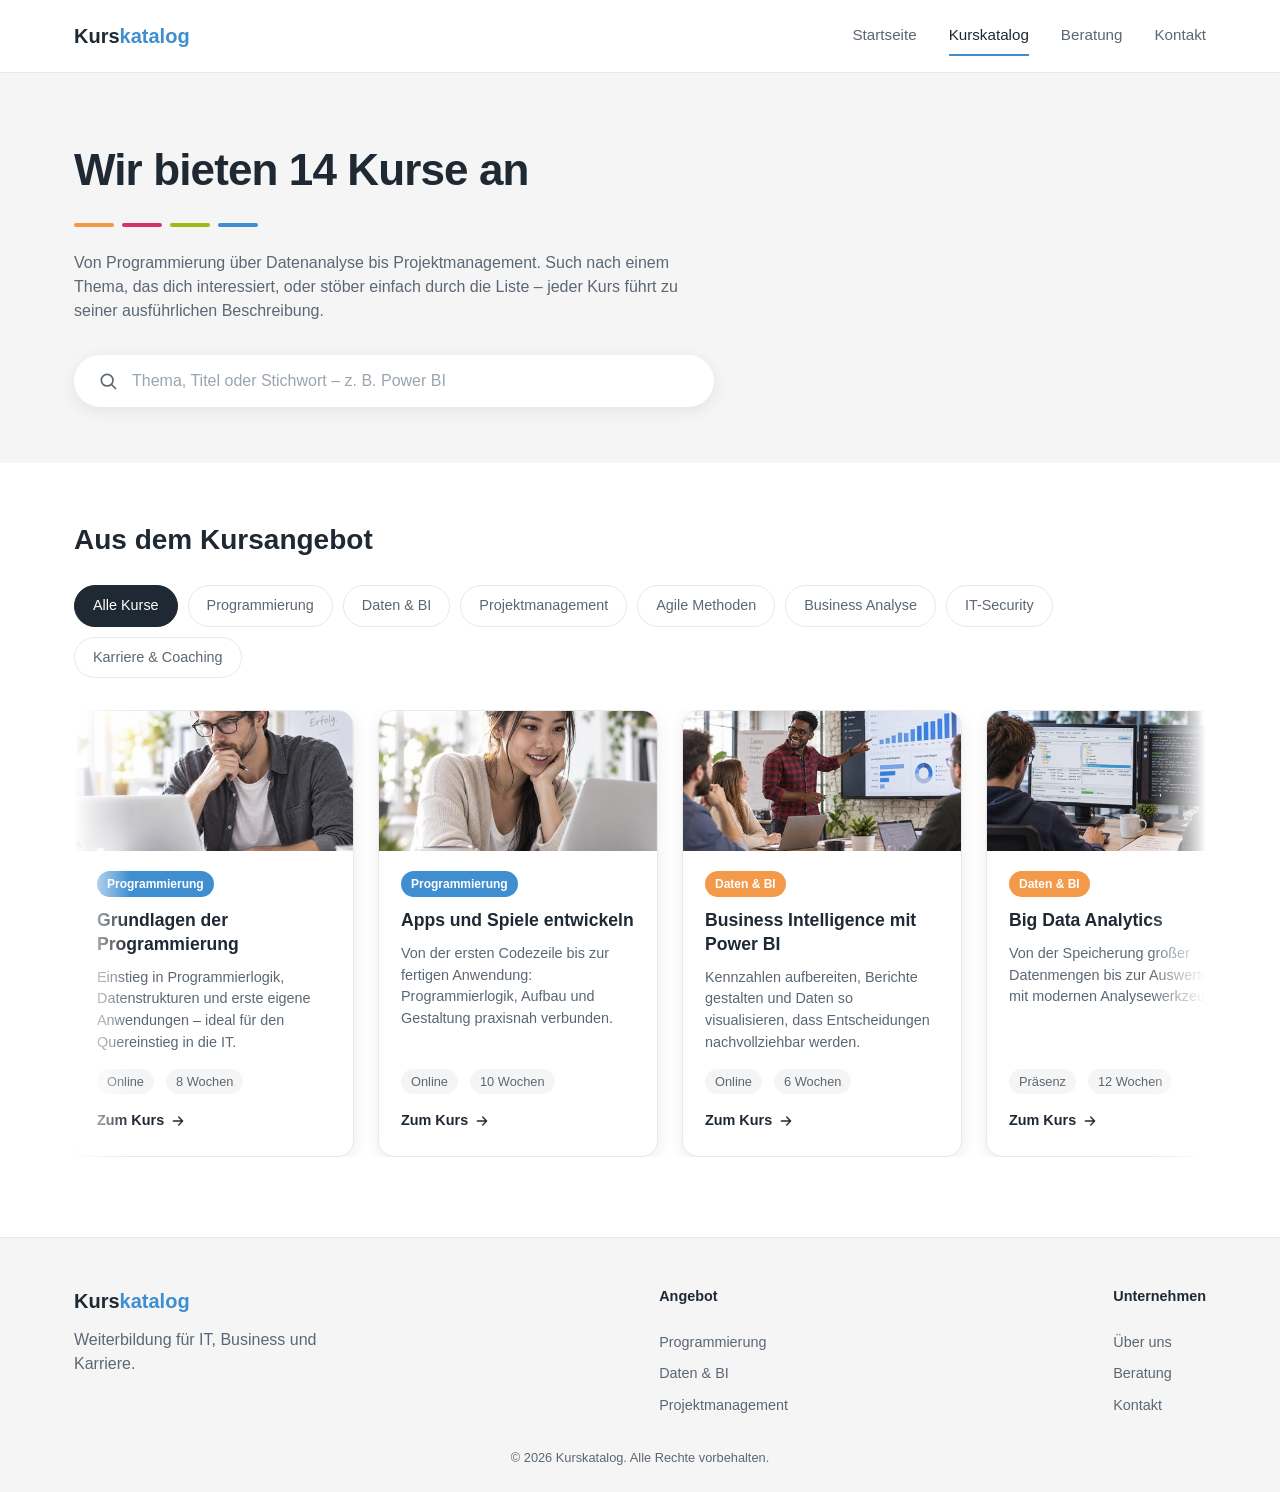
<file: Kurskatalog/mockup/index.html>
<!DOCTYPE html>
<html lang="de">
<head>
<meta charset="UTF-8">
<meta name="viewport" content="width=device-width, initial-scale=1.0">
<title>Kurskatalog – Weiterbildung für IT, Daten &amp; Karriere</title>
<link rel="stylesheet" href="styles.css">
</head>
<body>

  <header class="site-header">
    <div class="container header-inner">
      <a class="logo" href="#">Kurs<span>katalog</span></a>
      <nav class="main-nav">
        <a href="#">Startseite</a>
        <a href="#" class="active">Kurskatalog</a>
        <a href="#">Beratung</a>
        <a href="#">Kontakt</a>
      </nav>
    </div>
  </header>

  <section class="hero">
    <div class="container">
      <h1>Wir bieten 14 Kurse an</h1>
      <div class="accent-dots" aria-hidden="true">
        <span class="dot dot-orange"></span>
        <span class="dot dot-pink"></span>
        <span class="dot dot-olive"></span>
        <span class="dot dot-blue"></span>
      </div>
      <p class="hero-text">
        Von Programmierung über Datenanalyse bis Projektmanagement. Such nach einem Thema,
        das dich interessiert, oder stöber einfach durch die Liste – jeder Kurs führt zu
        seiner ausführlichen Beschreibung.
      </p>
      <div class="search-bar">
        <svg class="search-icon" viewBox="0 0 24 24" fill="none" aria-hidden="true">
          <circle cx="11" cy="11" r="7" stroke="currentColor" stroke-width="2"/>
          <line x1="16.5" y1="16.5" x2="21" y2="21" stroke="currentColor" stroke-width="2" stroke-linecap="round"/>
        </svg>
        <input type="text" placeholder="Thema, Titel oder Stichwort – z. B. Power BI" aria-label="Kurse durchsuchen">
      </div>
    </div>
  </section>

  <section class="catalog">
    <div class="container">
      <h2>Aus dem Kursangebot</h2>

      <!-- Reine CSS-Filterung über versteckte Radiobuttons -->
      <input type="radio" name="filter" id="filter-all" class="filter-input" checked>
      <input type="radio" name="filter" id="filter-programmierung" class="filter-input">
      <input type="radio" name="filter" id="filter-daten" class="filter-input">
      <input type="radio" name="filter" id="filter-projekt" class="filter-input">
      <input type="radio" name="filter" id="filter-agile" class="filter-input">
      <input type="radio" name="filter" id="filter-business" class="filter-input">
      <input type="radio" name="filter" id="filter-security" class="filter-input">
      <input type="radio" name="filter" id="filter-karriere" class="filter-input">

      <div class="filter-bar">
        <label for="filter-all" class="chip">Alle Kurse</label>
        <label for="filter-programmierung" class="chip">Programmierung</label>
        <label for="filter-daten" class="chip">Daten &amp; BI</label>
        <label for="filter-projekt" class="chip">Projektmanagement</label>
        <label for="filter-agile" class="chip">Agile Methoden</label>
        <label for="filter-business" class="chip">Business Analyse</label>
        <label for="filter-security" class="chip">IT-Security</label>
        <label for="filter-karriere" class="chip">Karriere &amp; Coaching</label>
      </div>

      <div class="carousel">
      <div class="carousel-track">

        <article class="course-card cat-programmierung">
          <div class="card-image"><img src="images/mann-it-lernen.jpg" alt="" loading="lazy"></div>
          <div class="card-body">
            <span class="badge cat-programmierung">Programmierung</span>
            <h3>Grundlagen der Programmierung</h3>
            <p>Einstieg in Programmierlogik, Datenstrukturen und erste eigene Anwendungen – ideal für den Quereinstieg in die IT.</p>
            <div class="meta"><span>Online</span><span>8 Wochen</span></div>
            <a href="#" class="card-link">Zum Kurs
              <svg viewBox="0 0 24 24" fill="none" aria-hidden="true"><path d="M5 12h14M13 6l6 6-6 6" stroke="currentColor" stroke-width="2" stroke-linecap="round" stroke-linejoin="round"/></svg>
            </a>
          </div>
        </article>

        <article class="course-card cat-programmierung">
          <div class="card-image"><img src="images/frau-it-lernen.jpg" alt="" loading="lazy"></div>
          <div class="card-body">
            <span class="badge cat-programmierung">Programmierung</span>
            <h3>Apps und Spiele entwickeln</h3>
            <p>Von der ersten Codezeile bis zur fertigen Anwendung: Programmierlogik, Aufbau und Gestaltung praxisnah verbunden.</p>
            <div class="meta"><span>Online</span><span>10 Wochen</span></div>
            <a href="#" class="card-link">Zum Kurs
              <svg viewBox="0 0 24 24" fill="none" aria-hidden="true"><path d="M5 12h14M13 6l6 6-6 6" stroke="currentColor" stroke-width="2" stroke-linecap="round" stroke-linejoin="round"/></svg>
            </a>
          </div>
        </article>

        <article class="course-card cat-daten">
          <div class="card-image"><img src="images/power-bi-kurs.jpg" alt="" loading="lazy"></div>
          <div class="card-body">
            <span class="badge cat-daten">Daten &amp; BI</span>
            <h3>Business Intelligence mit Power BI</h3>
            <p>Kennzahlen aufbereiten, Berichte gestalten und Daten so visualisieren, dass Entscheidungen nachvollziehbar werden.</p>
            <div class="meta"><span>Online</span><span>6 Wochen</span></div>
            <a href="#" class="card-link">Zum Kurs
              <svg viewBox="0 0 24 24" fill="none" aria-hidden="true"><path d="M5 12h14M13 6l6 6-6 6" stroke="currentColor" stroke-width="2" stroke-linecap="round" stroke-linejoin="round"/></svg>
            </a>
          </div>
        </article>

        <article class="course-card cat-daten">
          <div class="card-image"><img src="images/maenner-datenbank-umzug.jpg" alt="" loading="lazy"></div>
          <div class="card-body">
            <span class="badge cat-daten">Daten &amp; BI</span>
            <h3>Big Data Analytics</h3>
            <p>Von der Speicherung großer Datenmengen bis zur Auswertung mit modernen Analysewerkzeugen.</p>
            <div class="meta"><span>Präsenz</span><span>12 Wochen</span></div>
            <a href="#" class="card-link">Zum Kurs
              <svg viewBox="0 0 24 24" fill="none" aria-hidden="true"><path d="M5 12h14M13 6l6 6-6 6" stroke="currentColor" stroke-width="2" stroke-linecap="round" stroke-linejoin="round"/></svg>
            </a>
          </div>
        </article>

        <article class="course-card cat-projekt">
          <div class="card-image"><img src="images/projektmanagement.jpg" alt="" loading="lazy"></div>
          <div class="card-body">
            <span class="badge cat-projekt">Projektmanagement</span>
            <h3>Klassisches Projektmanagement</h3>
            <p>Projekte strukturiert planen, Ressourcen steuern und Ergebnisse zuverlässig liefern.</p>
            <div class="meta"><span>Online</span><span>8 Wochen</span></div>
            <a href="#" class="card-link">Zum Kurs
              <svg viewBox="0 0 24 24" fill="none" aria-hidden="true"><path d="M5 12h14M13 6l6 6-6 6" stroke="currentColor" stroke-width="2" stroke-linecap="round" stroke-linejoin="round"/></svg>
            </a>
          </div>
        </article>

        <article class="course-card cat-projekt">
          <div class="card-image"><img src="images/projekt-planen.jpg" alt="" loading="lazy"></div>
          <div class="card-body">
            <span class="badge cat-projekt">Projektmanagement</span>
            <h3>Agiles Projektmanagement</h3>
            <p>Vorhaben in iterativen Schritten planen und laufend an neue Anforderungen anpassen.</p>
            <div class="meta"><span>Online</span><span>6 Wochen</span></div>
            <a href="#" class="card-link">Zum Kurs
              <svg viewBox="0 0 24 24" fill="none" aria-hidden="true"><path d="M5 12h14M13 6l6 6-6 6" stroke="currentColor" stroke-width="2" stroke-linecap="round" stroke-linejoin="round"/></svg>
            </a>
          </div>
        </article>

        <article class="course-card cat-agile">
          <div class="card-image"><img src="images/mann-zeigt-software.jpg" alt="" loading="lazy"></div>
          <div class="card-body">
            <span class="badge cat-agile">Agile Methoden</span>
            <h3>Scrum für Teams</h3>
            <p>Rollen, Events und Artefakte des Scrum-Rahmenwerks in der täglichen Zusammenarbeit anwenden.</p>
            <div class="meta"><span>Präsenz</span><span>4 Wochen</span></div>
            <a href="#" class="card-link">Zum Kurs
              <svg viewBox="0 0 24 24" fill="none" aria-hidden="true"><path d="M5 12h14M13 6l6 6-6 6" stroke="currentColor" stroke-width="2" stroke-linecap="round" stroke-linejoin="round"/></svg>
            </a>
          </div>
        </article>

        <article class="course-card cat-agile">
          <div class="card-image"><img src="images/frau-baut-erm.jpg" alt="" loading="lazy"></div>
          <div class="card-body">
            <span class="badge cat-agile">Agile Methoden</span>
            <h3>Agile Organisationsentwicklung</h3>
            <p>Strukturen, Rollen und Entscheidungswege so weiterentwickeln, dass agiles Arbeiten im Unternehmen wirkt.</p>
            <div class="meta"><span>Online</span><span>6 Wochen</span></div>
            <a href="#" class="card-link">Zum Kurs
              <svg viewBox="0 0 24 24" fill="none" aria-hidden="true"><path d="M5 12h14M13 6l6 6-6 6" stroke="currentColor" stroke-width="2" stroke-linecap="round" stroke-linejoin="round"/></svg>
            </a>
          </div>
        </article>

        <article class="course-card cat-business">
          <div class="card-image"><img src="images/frau-baut-erm.jpg" alt="" loading="lazy"></div>
          <div class="card-body">
            <span class="badge cat-business">Business Analyse</span>
            <h3>Business Analyst Grundlagen</h3>
            <p>Anforderungen erheben, Prozesse untersuchen und Daten für betriebliche Entscheidungen aufbereiten.</p>
            <div class="meta"><span>Online</span><span>10 Wochen</span></div>
            <a href="#" class="card-link">Zum Kurs
              <svg viewBox="0 0 24 24" fill="none" aria-hidden="true"><path d="M5 12h14M13 6l6 6-6 6" stroke="currentColor" stroke-width="2" stroke-linecap="round" stroke-linejoin="round"/></svg>
            </a>
          </div>
        </article>

        <article class="course-card cat-business">
          <div class="card-image"><img src="images/maenner-datenbank-umzug.jpg" alt="" loading="lazy"></div>
          <div class="card-body">
            <span class="badge cat-business">Business Analyse</span>
            <h3>Anforderungsmanagement und Dokumentation</h3>
            <p>Fachliche Anforderungen präzise erfassen und nachvollziehbar dokumentieren.</p>
            <div class="meta"><span>Präsenz</span><span>6 Wochen</span></div>
            <a href="#" class="card-link">Zum Kurs
              <svg viewBox="0 0 24 24" fill="none" aria-hidden="true"><path d="M5 12h14M13 6l6 6-6 6" stroke="currentColor" stroke-width="2" stroke-linecap="round" stroke-linejoin="round"/></svg>
            </a>
          </div>
        </article>

        <article class="course-card cat-security">
          <div class="card-image"><img src="images/unterricht-frau.jpg" alt="" loading="lazy"></div>
          <div class="card-body">
            <span class="badge cat-security">IT-Security</span>
            <h3>Cloud Security</h3>
            <p>Zuständigkeiten zwischen Anbieter und Kunde verstehen und Cloud-Umgebungen wirksam absichern.</p>
            <div class="meta"><span>Online</span><span>6 Wochen</span></div>
            <a href="#" class="card-link">Zum Kurs
              <svg viewBox="0 0 24 24" fill="none" aria-hidden="true"><path d="M5 12h14M13 6l6 6-6 6" stroke="currentColor" stroke-width="2" stroke-linecap="round" stroke-linejoin="round"/></svg>
            </a>
          </div>
        </article>

        <article class="course-card cat-security">
          <div class="card-image"><img src="images/mann-it-lernen.jpg" alt="" loading="lazy"></div>
          <div class="card-body">
            <span class="badge cat-security">IT-Security</span>
            <h3>IT-Sicherheit im Unternehmen</h3>
            <p>Bedrohungen erkennen, Schutzmaßnahmen umsetzen und Sicherheitsrichtlinien im Alltag verankern.</p>
            <div class="meta"><span>Präsenz</span><span>8 Wochen</span></div>
            <a href="#" class="card-link">Zum Kurs
              <svg viewBox="0 0 24 24" fill="none" aria-hidden="true"><path d="M5 12h14M13 6l6 6-6 6" stroke="currentColor" stroke-width="2" stroke-linecap="round" stroke-linejoin="round"/></svg>
            </a>
          </div>
        </article>

        <article class="course-card cat-karriere">
          <div class="card-image"><img src="images/frauen-lernen.jpg" alt="" loading="lazy"></div>
          <div class="card-body">
            <span class="badge cat-karriere">Karriere &amp; Coaching</span>
            <h3>Bewerbungsberatung und Coaching</h3>
            <p>Berufsziel, Bewerbungsunterlagen und persönliche Stärken gezielt aufeinander abstimmen.</p>
            <div class="meta"><span>Online</span><span>4 Wochen</span></div>
            <a href="#" class="card-link">Zum Kurs
              <svg viewBox="0 0 24 24" fill="none" aria-hidden="true"><path d="M5 12h14M13 6l6 6-6 6" stroke="currentColor" stroke-width="2" stroke-linecap="round" stroke-linejoin="round"/></svg>
            </a>
          </div>
        </article>

        <article class="course-card cat-karriere">
          <div class="card-image"><img src="images/unterricht-frau.jpg" alt="" loading="lazy"></div>
          <div class="card-body">
            <span class="badge cat-karriere">Karriere &amp; Coaching</span>
            <h3>Coaching für den beruflichen Neustart</h3>
            <p>Vorhandene Qualifikationen für eine berufliche Neuorientierung nutzbar machen.</p>
            <div class="meta"><span>Online</span><span>6 Wochen</span></div>
            <a href="#" class="card-link">Zum Kurs
              <svg viewBox="0 0 24 24" fill="none" aria-hidden="true"><path d="M5 12h14M13 6l6 6-6 6" stroke="currentColor" stroke-width="2" stroke-linecap="round" stroke-linejoin="round"/></svg>
            </a>
          </div>
        </article>

        <!-- Duplikat der Karten für die nahtlose Endlosschleife -->
        <article class="course-card cat-programmierung" aria-hidden="true">
          <div class="card-image"><img src="images/mann-it-lernen.jpg" alt="" loading="lazy"></div>
          <div class="card-body">
            <span class="badge cat-programmierung">Programmierung</span>
            <h3>Grundlagen der Programmierung</h3>
            <p>Einstieg in Programmierlogik, Datenstrukturen und erste eigene Anwendungen – ideal für den Quereinstieg in die IT.</p>
            <div class="meta"><span>Online</span><span>8 Wochen</span></div>
            <a href="#" class="card-link" tabindex="-1">Zum Kurs
              <svg viewBox="0 0 24 24" fill="none" aria-hidden="true"><path d="M5 12h14M13 6l6 6-6 6" stroke="currentColor" stroke-width="2" stroke-linecap="round" stroke-linejoin="round"/></svg>
            </a>
          </div>
        </article>

        <article class="course-card cat-programmierung" aria-hidden="true">
          <div class="card-image"><img src="images/frau-it-lernen.jpg" alt="" loading="lazy"></div>
          <div class="card-body">
            <span class="badge cat-programmierung">Programmierung</span>
            <h3>Apps und Spiele entwickeln</h3>
            <p>Von der ersten Codezeile bis zur fertigen Anwendung: Programmierlogik, Aufbau und Gestaltung praxisnah verbunden.</p>
            <div class="meta"><span>Online</span><span>10 Wochen</span></div>
            <a href="#" class="card-link" tabindex="-1">Zum Kurs
              <svg viewBox="0 0 24 24" fill="none" aria-hidden="true"><path d="M5 12h14M13 6l6 6-6 6" stroke="currentColor" stroke-width="2" stroke-linecap="round" stroke-linejoin="round"/></svg>
            </a>
          </div>
        </article>

        <article class="course-card cat-daten" aria-hidden="true">
          <div class="card-image"><img src="images/power-bi-kurs.jpg" alt="" loading="lazy"></div>
          <div class="card-body">
            <span class="badge cat-daten">Daten &amp; BI</span>
            <h3>Business Intelligence mit Power BI</h3>
            <p>Kennzahlen aufbereiten, Berichte gestalten und Daten so visualisieren, dass Entscheidungen nachvollziehbar werden.</p>
            <div class="meta"><span>Online</span><span>6 Wochen</span></div>
            <a href="#" class="card-link" tabindex="-1">Zum Kurs
              <svg viewBox="0 0 24 24" fill="none" aria-hidden="true"><path d="M5 12h14M13 6l6 6-6 6" stroke="currentColor" stroke-width="2" stroke-linecap="round" stroke-linejoin="round"/></svg>
            </a>
          </div>
        </article>

        <article class="course-card cat-daten" aria-hidden="true">
          <div class="card-image"><img src="images/maenner-datenbank-umzug.jpg" alt="" loading="lazy"></div>
          <div class="card-body">
            <span class="badge cat-daten">Daten &amp; BI</span>
            <h3>Big Data Analytics</h3>
            <p>Von der Speicherung großer Datenmengen bis zur Auswertung mit modernen Analysewerkzeugen.</p>
            <div class="meta"><span>Präsenz</span><span>12 Wochen</span></div>
            <a href="#" class="card-link" tabindex="-1">Zum Kurs
              <svg viewBox="0 0 24 24" fill="none" aria-hidden="true"><path d="M5 12h14M13 6l6 6-6 6" stroke="currentColor" stroke-width="2" stroke-linecap="round" stroke-linejoin="round"/></svg>
            </a>
          </div>
        </article>

        <article class="course-card cat-projekt" aria-hidden="true">
          <div class="card-image"><img src="images/projektmanagement.jpg" alt="" loading="lazy"></div>
          <div class="card-body">
            <span class="badge cat-projekt">Projektmanagement</span>
            <h3>Klassisches Projektmanagement</h3>
            <p>Projekte strukturiert planen, Ressourcen steuern und Ergebnisse zuverlässig liefern.</p>
            <div class="meta"><span>Online</span><span>8 Wochen</span></div>
            <a href="#" class="card-link" tabindex="-1">Zum Kurs
              <svg viewBox="0 0 24 24" fill="none" aria-hidden="true"><path d="M5 12h14M13 6l6 6-6 6" stroke="currentColor" stroke-width="2" stroke-linecap="round" stroke-linejoin="round"/></svg>
            </a>
          </div>
        </article>

        <article class="course-card cat-projekt" aria-hidden="true">
          <div class="card-image"><img src="images/projekt-planen.jpg" alt="" loading="lazy"></div>
          <div class="card-body">
            <span class="badge cat-projekt">Projektmanagement</span>
            <h3>Agiles Projektmanagement</h3>
            <p>Vorhaben in iterativen Schritten planen und laufend an neue Anforderungen anpassen.</p>
            <div class="meta"><span>Online</span><span>6 Wochen</span></div>
            <a href="#" class="card-link" tabindex="-1">Zum Kurs
              <svg viewBox="0 0 24 24" fill="none" aria-hidden="true"><path d="M5 12h14M13 6l6 6-6 6" stroke="currentColor" stroke-width="2" stroke-linecap="round" stroke-linejoin="round"/></svg>
            </a>
          </div>
        </article>

        <article class="course-card cat-agile" aria-hidden="true">
          <div class="card-image"><img src="images/mann-zeigt-software.jpg" alt="" loading="lazy"></div>
          <div class="card-body">
            <span class="badge cat-agile">Agile Methoden</span>
            <h3>Scrum für Teams</h3>
            <p>Rollen, Events und Artefakte des Scrum-Rahmenwerks in der täglichen Zusammenarbeit anwenden.</p>
            <div class="meta"><span>Präsenz</span><span>4 Wochen</span></div>
            <a href="#" class="card-link" tabindex="-1">Zum Kurs
              <svg viewBox="0 0 24 24" fill="none" aria-hidden="true"><path d="M5 12h14M13 6l6 6-6 6" stroke="currentColor" stroke-width="2" stroke-linecap="round" stroke-linejoin="round"/></svg>
            </a>
          </div>
        </article>

        <article class="course-card cat-agile" aria-hidden="true">
          <div class="card-image"><img src="images/frau-baut-erm.jpg" alt="" loading="lazy"></div>
          <div class="card-body">
            <span class="badge cat-agile">Agile Methoden</span>
            <h3>Agile Organisationsentwicklung</h3>
            <p>Strukturen, Rollen und Entscheidungswege so weiterentwickeln, dass agiles Arbeiten im Unternehmen wirkt.</p>
            <div class="meta"><span>Online</span><span>6 Wochen</span></div>
            <a href="#" class="card-link" tabindex="-1">Zum Kurs
              <svg viewBox="0 0 24 24" fill="none" aria-hidden="true"><path d="M5 12h14M13 6l6 6-6 6" stroke="currentColor" stroke-width="2" stroke-linecap="round" stroke-linejoin="round"/></svg>
            </a>
          </div>
        </article>

        <article class="course-card cat-business" aria-hidden="true">
          <div class="card-image"><img src="images/frau-baut-erm.jpg" alt="" loading="lazy"></div>
          <div class="card-body">
            <span class="badge cat-business">Business Analyse</span>
            <h3>Business Analyst Grundlagen</h3>
            <p>Anforderungen erheben, Prozesse untersuchen und Daten für betriebliche Entscheidungen aufbereiten.</p>
            <div class="meta"><span>Online</span><span>10 Wochen</span></div>
            <a href="#" class="card-link" tabindex="-1">Zum Kurs
              <svg viewBox="0 0 24 24" fill="none" aria-hidden="true"><path d="M5 12h14M13 6l6 6-6 6" stroke="currentColor" stroke-width="2" stroke-linecap="round" stroke-linejoin="round"/></svg>
            </a>
          </div>
        </article>

        <article class="course-card cat-business" aria-hidden="true">
          <div class="card-image"><img src="images/maenner-datenbank-umzug.jpg" alt="" loading="lazy"></div>
          <div class="card-body">
            <span class="badge cat-business">Business Analyse</span>
            <h3>Anforderungsmanagement und Dokumentation</h3>
            <p>Fachliche Anforderungen präzise erfassen und nachvollziehbar dokumentieren.</p>
            <div class="meta"><span>Präsenz</span><span>6 Wochen</span></div>
            <a href="#" class="card-link" tabindex="-1">Zum Kurs
              <svg viewBox="0 0 24 24" fill="none" aria-hidden="true"><path d="M5 12h14M13 6l6 6-6 6" stroke="currentColor" stroke-width="2" stroke-linecap="round" stroke-linejoin="round"/></svg>
            </a>
          </div>
        </article>

        <article class="course-card cat-security" aria-hidden="true">
          <div class="card-image"><img src="images/unterricht-frau.jpg" alt="" loading="lazy"></div>
          <div class="card-body">
            <span class="badge cat-security">IT-Security</span>
            <h3>Cloud Security</h3>
            <p>Zuständigkeiten zwischen Anbieter und Kunde verstehen und Cloud-Umgebungen wirksam absichern.</p>
            <div class="meta"><span>Online</span><span>6 Wochen</span></div>
            <a href="#" class="card-link" tabindex="-1">Zum Kurs
              <svg viewBox="0 0 24 24" fill="none" aria-hidden="true"><path d="M5 12h14M13 6l6 6-6 6" stroke="currentColor" stroke-width="2" stroke-linecap="round" stroke-linejoin="round"/></svg>
            </a>
          </div>
        </article>

        <article class="course-card cat-security" aria-hidden="true">
          <div class="card-image"><img src="images/mann-it-lernen.jpg" alt="" loading="lazy"></div>
          <div class="card-body">
            <span class="badge cat-security">IT-Security</span>
            <h3>IT-Sicherheit im Unternehmen</h3>
            <p>Bedrohungen erkennen, Schutzmaßnahmen umsetzen und Sicherheitsrichtlinien im Alltag verankern.</p>
            <div class="meta"><span>Präsenz</span><span>8 Wochen</span></div>
            <a href="#" class="card-link" tabindex="-1">Zum Kurs
              <svg viewBox="0 0 24 24" fill="none" aria-hidden="true"><path d="M5 12h14M13 6l6 6-6 6" stroke="currentColor" stroke-width="2" stroke-linecap="round" stroke-linejoin="round"/></svg>
            </a>
          </div>
        </article>

        <article class="course-card cat-karriere" aria-hidden="true">
          <div class="card-image"><img src="images/frauen-lernen.jpg" alt="" loading="lazy"></div>
          <div class="card-body">
            <span class="badge cat-karriere">Karriere &amp; Coaching</span>
            <h3>Bewerbungsberatung und Coaching</h3>
            <p>Berufsziel, Bewerbungsunterlagen und persönliche Stärken gezielt aufeinander abstimmen.</p>
            <div class="meta"><span>Online</span><span>4 Wochen</span></div>
            <a href="#" class="card-link" tabindex="-1">Zum Kurs
              <svg viewBox="0 0 24 24" fill="none" aria-hidden="true"><path d="M5 12h14M13 6l6 6-6 6" stroke="currentColor" stroke-width="2" stroke-linecap="round" stroke-linejoin="round"/></svg>
            </a>
          </div>
        </article>

        <article class="course-card cat-karriere" aria-hidden="true">
          <div class="card-image"><img src="images/unterricht-frau.jpg" alt="" loading="lazy"></div>
          <div class="card-body">
            <span class="badge cat-karriere">Karriere &amp; Coaching</span>
            <h3>Coaching für den beruflichen Neustart</h3>
            <p>Vorhandene Qualifikationen für eine berufliche Neuorientierung nutzbar machen.</p>
            <div class="meta"><span>Online</span><span>6 Wochen</span></div>
            <a href="#" class="card-link" tabindex="-1">Zum Kurs
              <svg viewBox="0 0 24 24" fill="none" aria-hidden="true"><path d="M5 12h14M13 6l6 6-6 6" stroke="currentColor" stroke-width="2" stroke-linecap="round" stroke-linejoin="round"/></svg>
            </a>
          </div>
        </article>

      </div>
      </div>

    </div>
  </section>

  <footer class="site-footer">
    <div class="container footer-inner">
      <div class="footer-brand">
        <a class="logo" href="#">Kurs<span>katalog</span></a>
        <p>Weiterbildung für IT, Business und Karriere.</p>
      </div>
      <div class="footer-col">
        <h4>Angebot</h4>
        <a href="#">Programmierung</a>
        <a href="#">Daten &amp; BI</a>
        <a href="#">Projektmanagement</a>
      </div>
      <div class="footer-col">
        <h4>Unternehmen</h4>
        <a href="#">Über uns</a>
        <a href="#">Beratung</a>
        <a href="#">Kontakt</a>
      </div>
    </div>
    <p class="copyright">© 2026 Kurskatalog. Alle Rechte vorbehalten.</p>
  </footer>

</body>
</html>
</file>
<file: Kurskatalog/mockup/styles.css>
/* ==========================================================================
   Kurskatalog – Basisstile
   ========================================================================== */

:root {
  --color-orange: #f2994a;
  --color-pink: #d6336c;
  --color-olive: #a3b815;
  --color-blue: #3e8ed0;
  --color-teal: #2fa6a6;
  --color-maroon: #c0392b;
  --color-purple: #8e5fd1;

  --color-text: #1f2933;
  --color-text-muted: #5b6773;
  --color-bg-page: #ffffff;
  --color-bg-hero: #f5f5f6;
  --color-border: #e6e8eb;

  --radius-lg: 16px;
  --radius-md: 12px;
  --radius-pill: 999px;

  --shadow-card: 0 4px 16px rgba(15, 23, 42, 0.08);
  --shadow-card-hover: 0 10px 28px rgba(15, 23, 42, 0.14);
}

* {
  box-sizing: border-box;
}

body {
  margin: 0;
  font-family: "Segoe UI", "Helvetica Neue", Arial, sans-serif;
  color: var(--color-text);
  background: var(--color-bg-page);
  line-height: 1.5;
}

.container {
  max-width: 1180px;
  margin: 0 auto;
  padding: 0 24px;
}

a {
  color: inherit;
  text-decoration: none;
}

/* ==========================================================================
   Header
   ========================================================================== */

.site-header {
  border-bottom: 1px solid var(--color-border);
}

.header-inner {
  display: flex;
  align-items: center;
  justify-content: space-between;
  height: 72px;
}

.logo {
  font-size: 1.25rem;
  font-weight: 700;
}

.logo span {
  color: var(--color-blue);
}

.main-nav {
  display: flex;
  gap: 32px;
}

.main-nav a {
  font-size: 0.95rem;
  color: var(--color-text-muted);
  padding: 8px 0;
  border-bottom: 2px solid transparent;
}

.main-nav a:hover,
.main-nav a.active {
  color: var(--color-text);
  border-bottom-color: var(--color-blue);
}

/* ==========================================================================
   Hero
   ========================================================================== */

.hero {
  background: var(--color-bg-hero);
  padding: 64px 0 56px;
}

.hero h1 {
  font-size: 2.75rem;
  margin: 0 0 20px;
  letter-spacing: -0.02em;
}

.accent-dots {
  display: flex;
  gap: 8px;
  margin-bottom: 24px;
}

.dot {
  width: 40px;
  height: 4px;
  border-radius: var(--radius-pill);
}

.dot-orange { background: var(--color-orange); }
.dot-pink   { background: var(--color-pink); }
.dot-olive  { background: var(--color-olive); }
.dot-blue   { background: var(--color-blue); }

.hero-text {
  max-width: 640px;
  color: var(--color-text-muted);
  margin: 0 0 32px;
}

.search-bar {
  display: flex;
  align-items: center;
  gap: 12px;
  max-width: 640px;
  background: #ffffff;
  border-radius: var(--radius-pill);
  padding: 16px 24px;
  box-shadow: var(--shadow-card);
}

.search-icon {
  width: 20px;
  height: 20px;
  color: var(--color-text-muted);
  flex-shrink: 0;
}

.search-bar input {
  border: none;
  outline: none;
  font-size: 1rem;
  width: 100%;
  color: var(--color-text);
  background: transparent;
}

.search-bar input::placeholder {
  color: #9aa5b1;
}

/* ==========================================================================
   Kurskatalog
   ========================================================================== */

.catalog {
  padding: 56px 0 80px;
}

.catalog h2 {
  font-size: 1.75rem;
  margin: 0 0 24px;
}

/* Reine CSS-Filterung: Radiobuttons ausblenden, aber im Layout belassen */
.filter-input {
  position: absolute;
  opacity: 0;
  pointer-events: none;
}

.filter-bar {
  display: flex;
  flex-wrap: wrap;
  gap: 10px;
  margin-bottom: 32px;
}

.chip {
  display: inline-block;
  padding: 9px 18px;
  border: 1px solid var(--color-border);
  border-radius: var(--radius-pill);
  font-size: 0.9rem;
  color: var(--color-text-muted);
  cursor: pointer;
  transition: background 0.15s ease, color 0.15s ease, border-color 0.15s ease;
}

.chip:hover {
  border-color: var(--color-blue);
  color: var(--color-text);
}

#filter-all:checked ~ .filter-bar label[for="filter-all"],
#filter-programmierung:checked ~ .filter-bar label[for="filter-programmierung"],
#filter-daten:checked ~ .filter-bar label[for="filter-daten"],
#filter-projekt:checked ~ .filter-bar label[for="filter-projekt"],
#filter-agile:checked ~ .filter-bar label[for="filter-agile"],
#filter-business:checked ~ .filter-bar label[for="filter-business"],
#filter-security:checked ~ .filter-bar label[for="filter-security"],
#filter-karriere:checked ~ .filter-bar label[for="filter-karriere"] {
  background: var(--color-text);
  border-color: var(--color-text);
  color: #ffffff;
}

/* Karussell: Track läuft in Endlosschleife von rechts nach links über den sichtbaren Bereich */
.carousel {
  overflow: hidden;
  mask-image: linear-gradient(90deg, transparent, #000 5%, #000 95%, transparent);
  -webkit-mask-image: linear-gradient(90deg, transparent, #000 5%, #000 95%, transparent);
}

.carousel-track {
  display: flex;
  gap: 24px;
  width: max-content;
  animation: carousel-scroll 60s linear infinite;
}

.carousel:hover .carousel-track {
  animation-play-state: paused;
}

@keyframes carousel-scroll {
  from { transform: translateX(0); }
  to   { transform: translateX(-50%); }
}

@media (prefers-reduced-motion: reduce) {
  .carousel-track {
    animation: none;
  }
}

/* Kategorien ausblenden, sobald ein Filter ungleich "Alle" aktiv ist */
#filter-programmierung:checked ~ .carousel .course-card:not(.cat-programmierung),
#filter-daten:checked ~ .carousel .course-card:not(.cat-daten),
#filter-projekt:checked ~ .carousel .course-card:not(.cat-projekt),
#filter-agile:checked ~ .carousel .course-card:not(.cat-agile),
#filter-business:checked ~ .carousel .course-card:not(.cat-business),
#filter-security:checked ~ .carousel .course-card:not(.cat-security),
#filter-karriere:checked ~ .carousel .course-card:not(.cat-karriere) {
  display: none;
}

/* ==========================================================================
   Kurskarten
   ========================================================================== */

.course-card {
  display: flex;
  flex-direction: column;
  flex: 0 0 280px;
  width: 280px;
  background: #ffffff;
  border: 1px solid var(--color-border);
  border-radius: var(--radius-lg);
  box-shadow: var(--shadow-card);
  overflow: hidden;
  transition: transform 0.18s ease, box-shadow 0.18s ease;
}

.course-card:hover {
  transform: translateY(-4px);
  box-shadow: var(--shadow-card-hover);
}

.card-image {
  height: 140px;
}

.card-image img {
  width: 100%;
  height: 100%;
  object-fit: cover;
  display: block;
}

.card-body {
  padding: 20px 22px 24px;
  display: flex;
  flex-direction: column;
  flex: 1;
}

.badge {
  align-self: flex-start;
  font-size: 0.75rem;
  font-weight: 600;
  padding: 4px 10px;
  border-radius: var(--radius-pill);
  margin-bottom: 12px;
  color: #ffffff;
}

.badge.cat-programmierung { background: var(--color-blue); }
.badge.cat-daten          { background: var(--color-orange); }
.badge.cat-projekt        { background: var(--color-olive); }
.badge.cat-agile          { background: var(--color-pink); }
.badge.cat-business       { background: var(--color-teal); }
.badge.cat-security       { background: var(--color-maroon); }
.badge.cat-karriere       { background: var(--color-purple); }

.course-card h3 {
  font-size: 1.1rem;
  margin: 0 0 10px;
  line-height: 1.35;
}

.course-card p {
  font-size: 0.9rem;
  color: var(--color-text-muted);
  margin: 0 0 16px;
  flex: 1;
}

.meta {
  display: flex;
  gap: 12px;
  font-size: 0.8rem;
  color: var(--color-text-muted);
  margin-bottom: 16px;
}

.meta span {
  padding: 3px 10px;
  background: var(--color-bg-hero);
  border-radius: var(--radius-pill);
}

.card-link {
  display: inline-flex;
  align-items: center;
  gap: 6px;
  font-size: 0.9rem;
  font-weight: 600;
  color: var(--color-text);
}

.card-link svg {
  width: 16px;
  height: 16px;
  transition: transform 0.15s ease;
}

.course-card:hover .card-link svg {
  transform: translateX(3px);
}

/* ==========================================================================
   Footer
   ========================================================================== */

.site-footer {
  border-top: 1px solid var(--color-border);
  padding: 48px 0 24px;
  background: var(--color-bg-hero);
}

.footer-inner {
  display: flex;
  flex-wrap: wrap;
  gap: 48px;
  justify-content: space-between;
  margin-bottom: 32px;
}

.footer-brand p {
  color: var(--color-text-muted);
  max-width: 260px;
  margin-top: 12px;
}

.footer-col h4 {
  font-size: 0.9rem;
  margin: 0 0 14px;
}

.footer-col {
  display: flex;
  flex-direction: column;
  gap: 10px;
}

.footer-col a {
  font-size: 0.9rem;
  color: var(--color-text-muted);
}

.footer-col a:hover {
  color: var(--color-text);
}

.copyright {
  text-align: center;
  font-size: 0.8rem;
  color: var(--color-text-muted);
  margin: 0;
}

/* ==========================================================================
   Responsive
   ========================================================================== */

@media (max-width: 640px) {
  .header-inner {
    flex-direction: column;
    height: auto;
    padding: 16px 0;
    gap: 12px;
  }

  .hero h1 {
    font-size: 2rem;
  }

  .hero {
    padding: 40px 0;
  }
}
</file>
